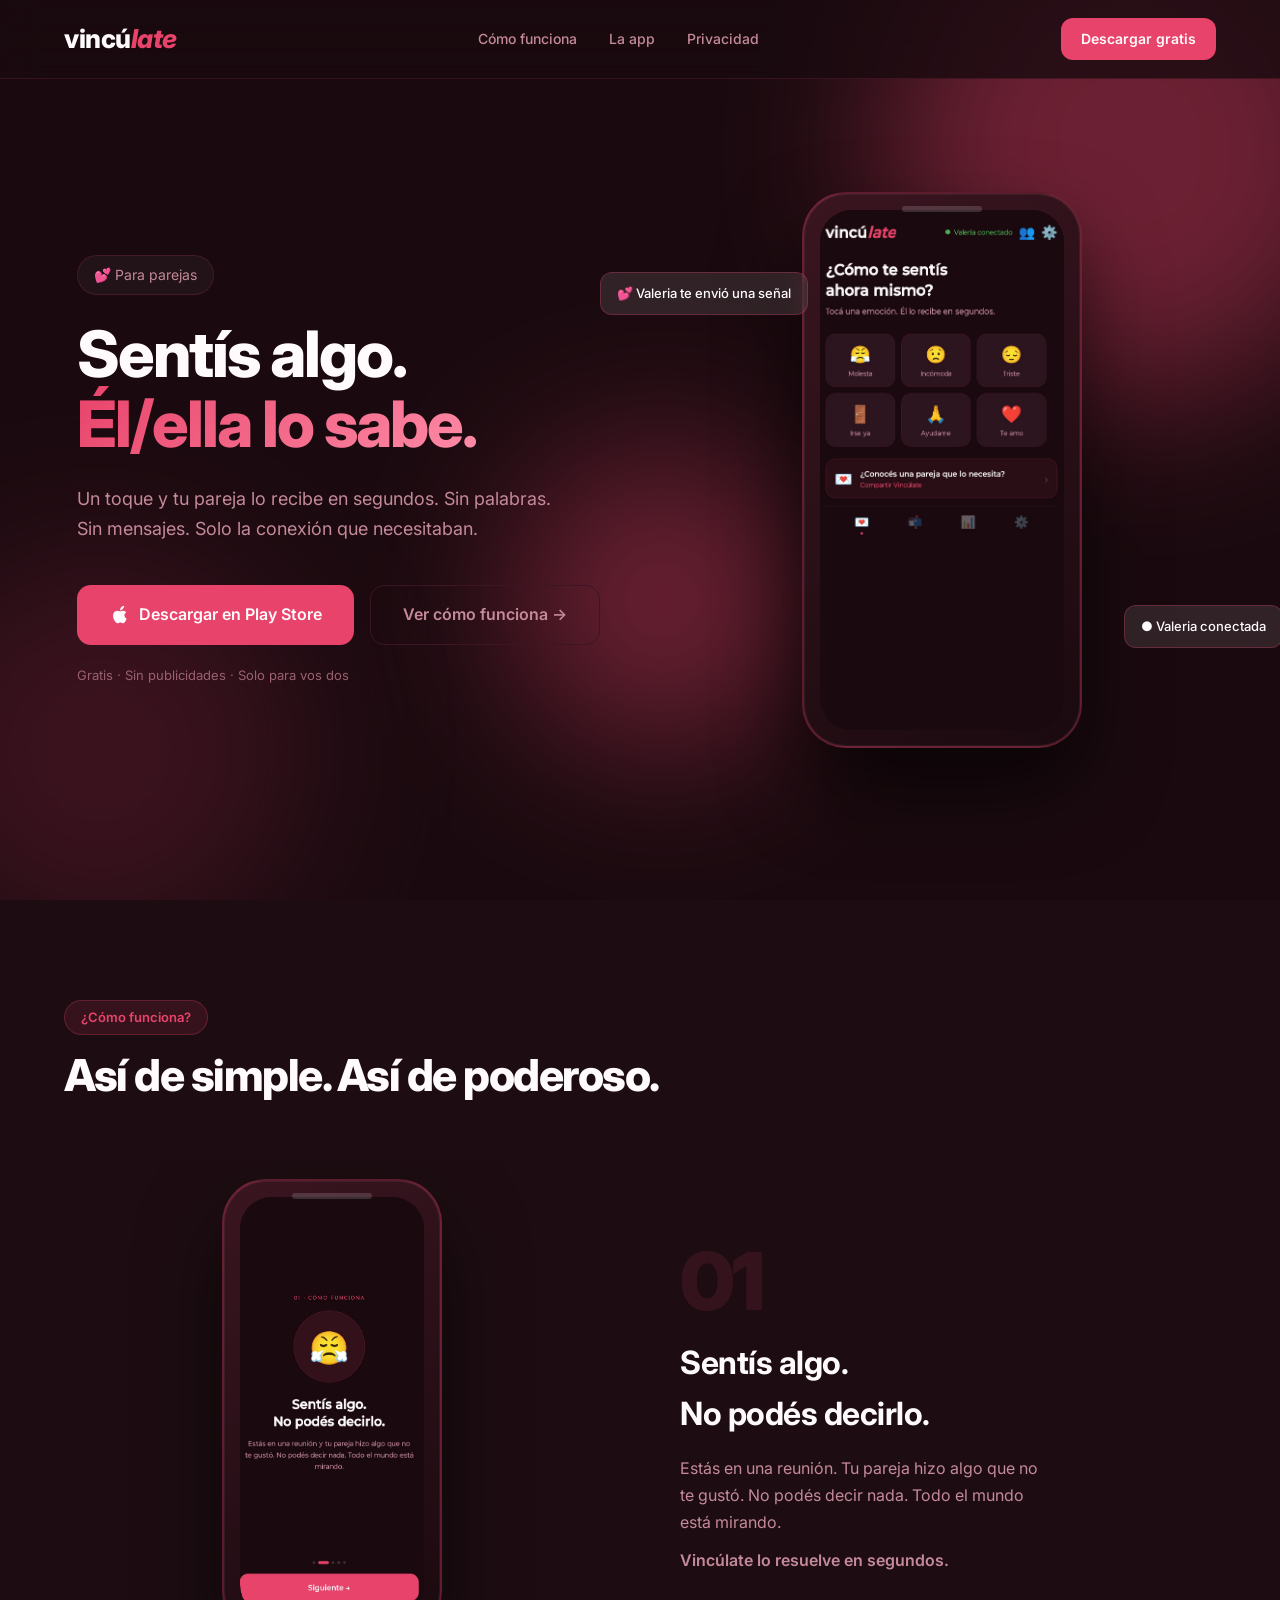
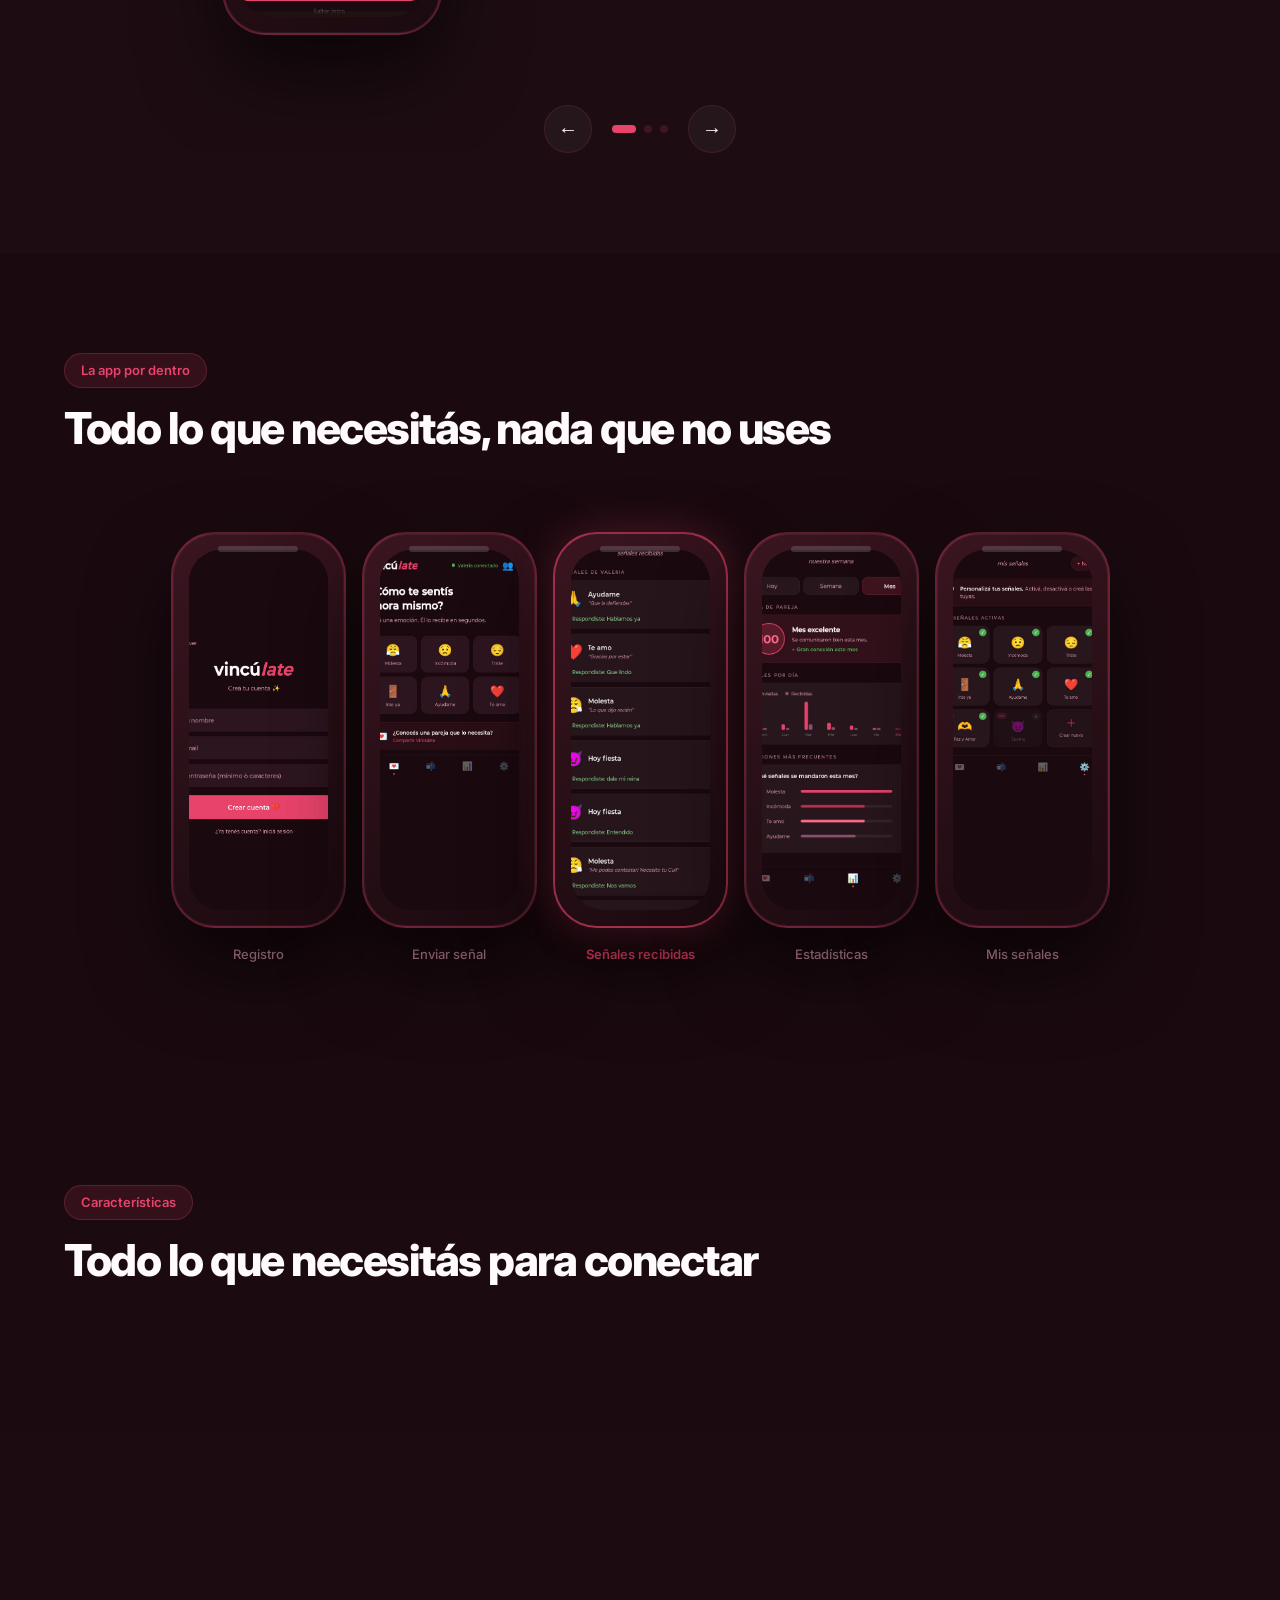
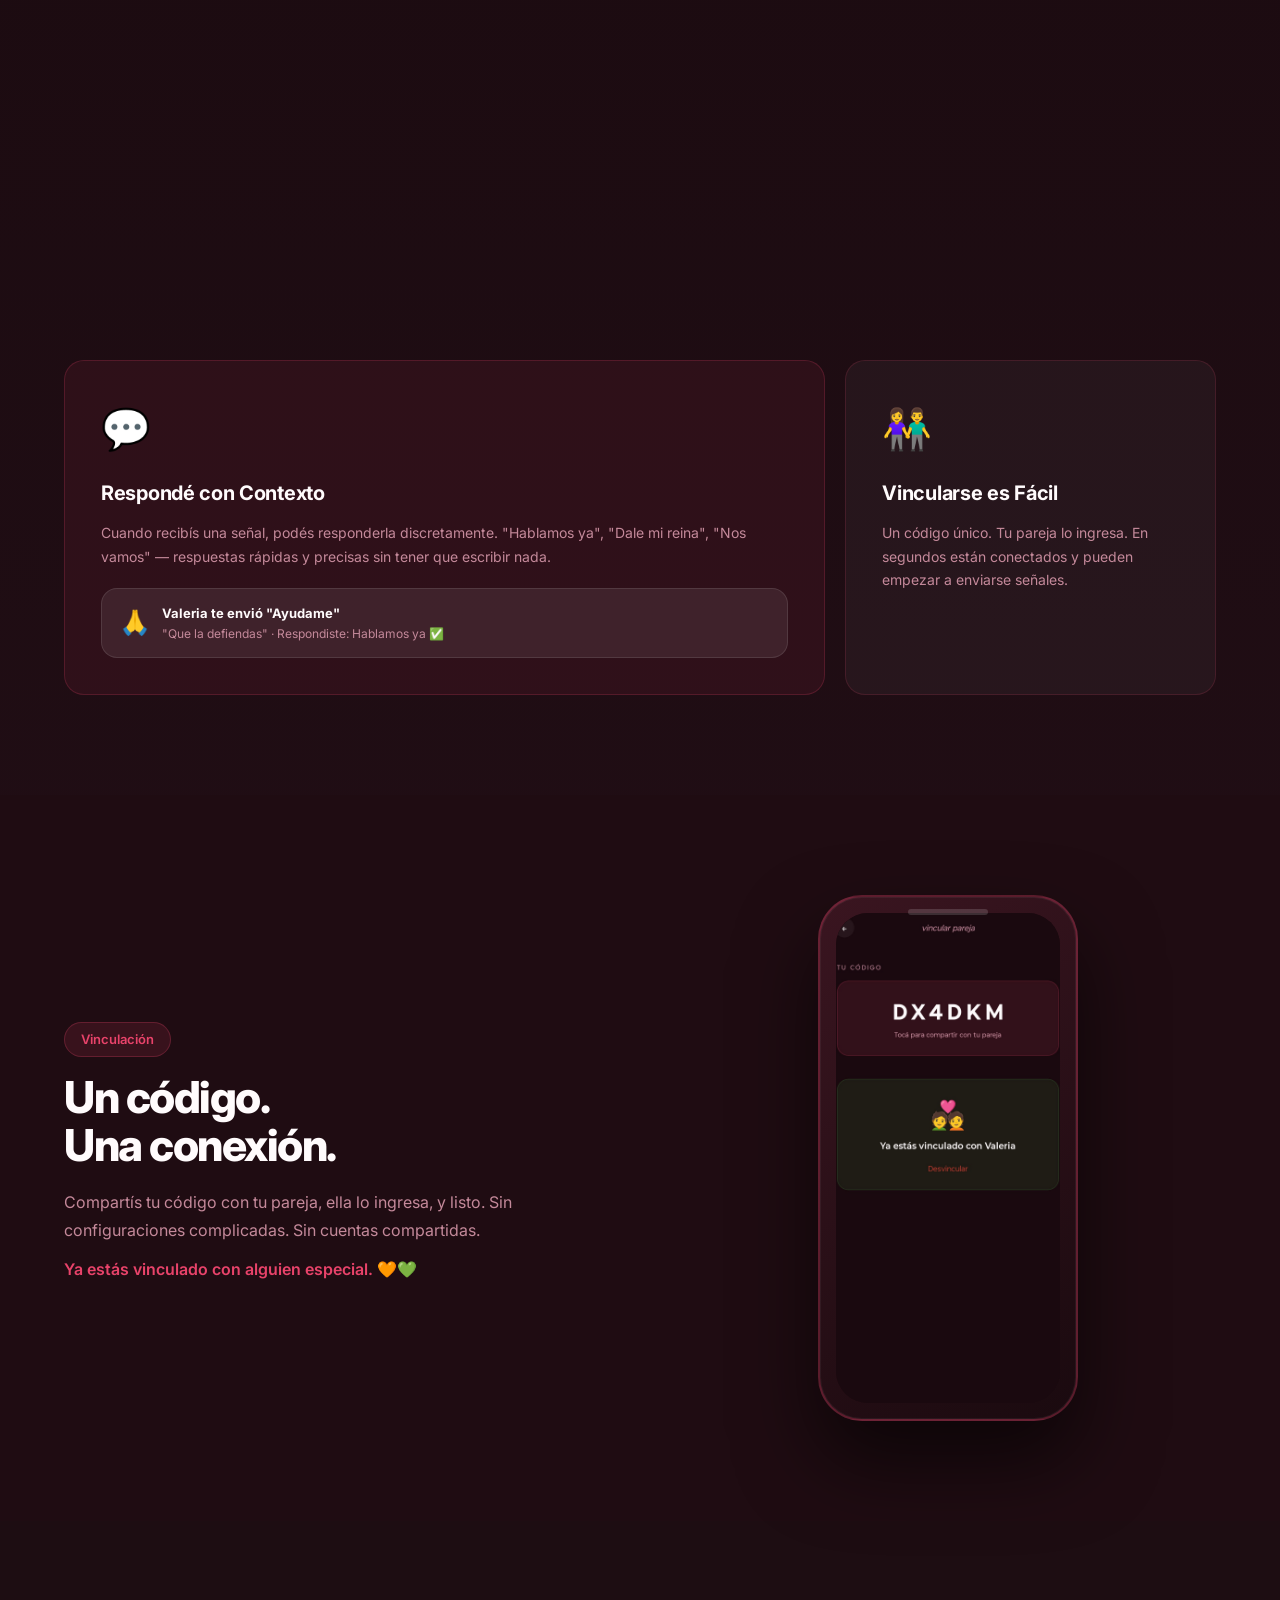
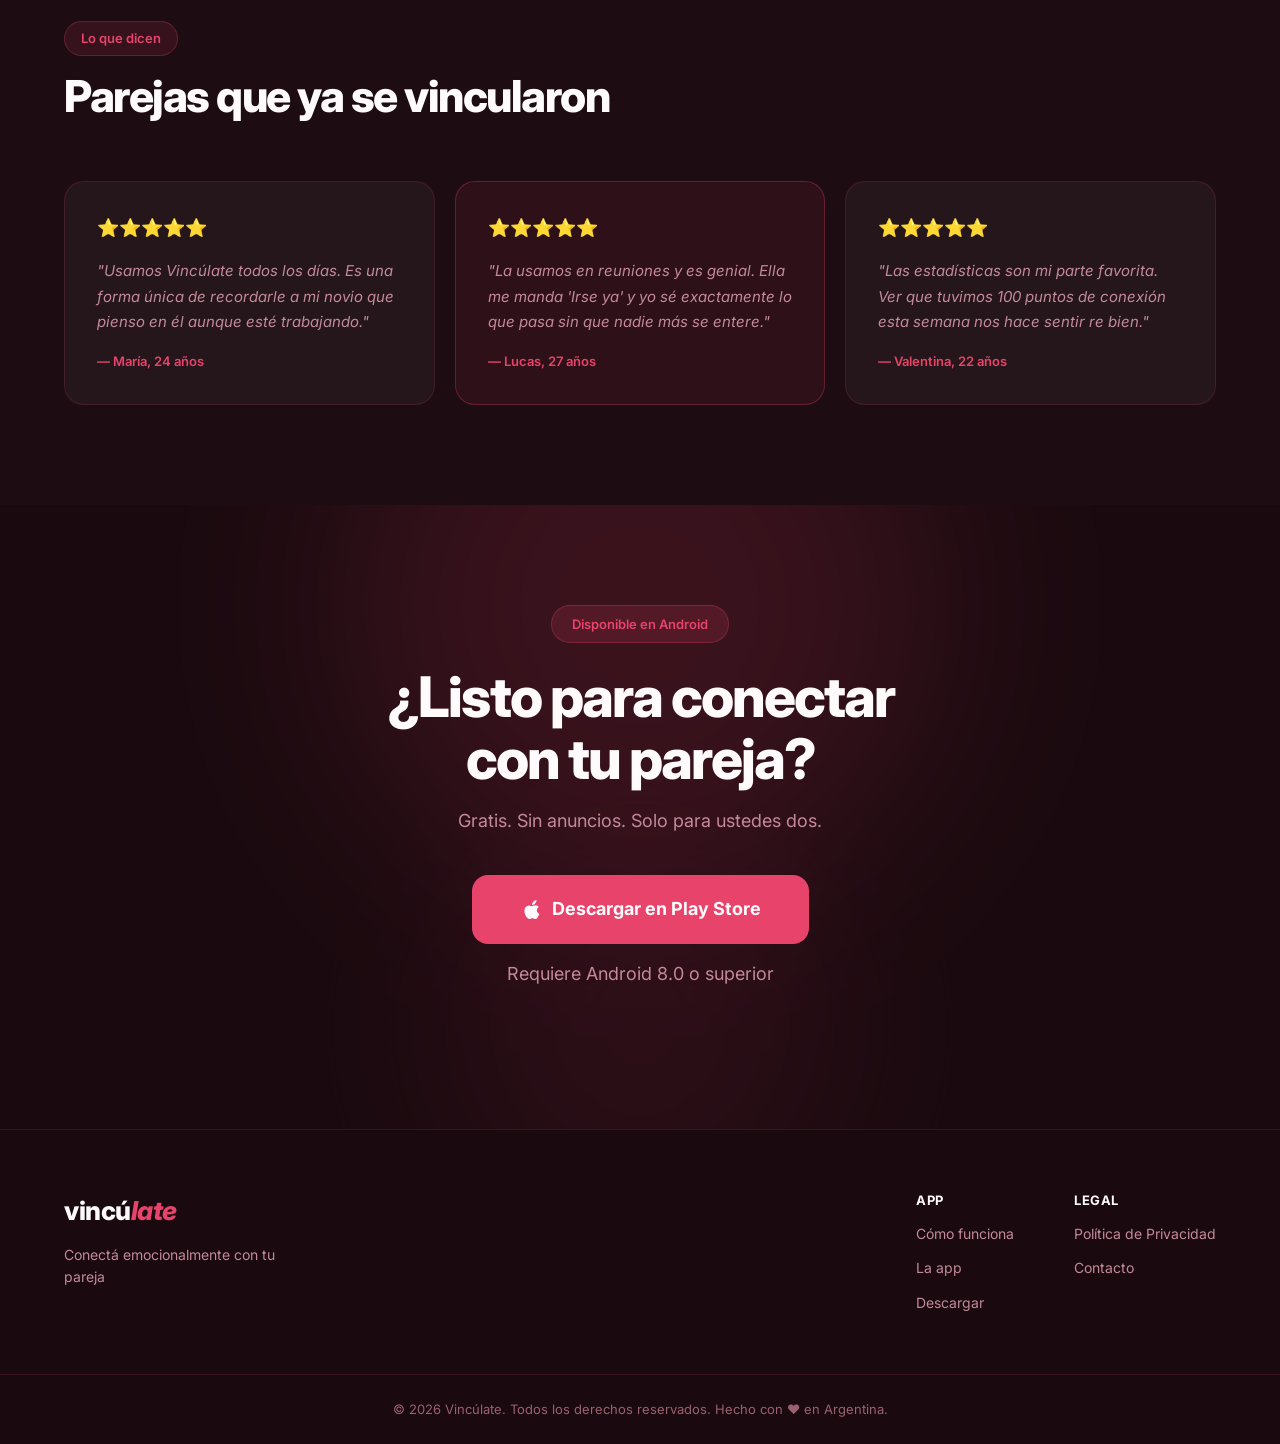
<file: index.html>
<!DOCTYPE html>
<html lang="es">
<head>
    <meta charset="UTF-8">
    <meta name="viewport" content="width=device-width, initial-scale=1.0">
    <title>Vincúlate — Conectá con tu pareja como nunca</title>
    <link rel="stylesheet" href="style.css">
    <link rel="preconnect" href="https://fonts.googleapis.com">
    <link href="https://fonts.googleapis.com/css2?family=Inter:wght@300;400;500;600;700;800;900&display=swap" rel="stylesheet">
</head>
<body>

    <!-- Header -->
    <header class="header" id="header">
        <div class="container header-inner">
            <div class="logo">vincú<span class="accent">late</span></div>
            <nav class="nav">
                <a href="#como-funciona">Cómo funciona</a>
                <a href="#capturas">La app</a>
                <a href="privacy-policy.html">Privacidad</a>
            </nav>
            <a href="#download" class="btn btn-primary nav-cta">Descargar gratis</a>
        </div>
    </header>

    <!-- Hero -->
    <section class="hero">
        <div class="hero-bg">
            <div class="blob blob-1"></div>
            <div class="blob blob-2"></div>
            <div class="blob blob-3"></div>
        </div>
        <div class="container hero-inner">
            <div class="hero-text">
                <div class="hero-badge">💕 Para parejas</div>
                <h1 class="hero-title">
                    Sentís algo.<br>
                    <span class="gradient-text">Él/ella lo sabe.</span>
                </h1>
                <p class="hero-subtitle">
                    Un toque y tu pareja lo recibe en segundos. Sin palabras.
                    Sin mensajes. Solo la conexión que necesitaban.
                </p>
                <div class="hero-actions">
                    <a href="https://play.google.com/store/apps/details?id=com.vinculate.app" class="btn btn-primary btn-lg">
                        <svg width="22" height="22" viewBox="0 0 24 24" fill="currentColor"><path d="M17.05 20.28c-.98.95-2.05.8-3.08.35-1.09-.46-2.09-.48-3.24 0-1.44.62-2.2.44-3.06-.35C2.79 15.25 3.51 7.7 9.05 7.4c1.29.07 2.19.74 3.01.78 1.15-.24 2.25-.94 3.47-.84 1.47.14 2.57.71 3.29 1.78-3.01 1.81-2.29 5.7.43 6.85-.57 1.52-1.32 3.02-2.2 4.31zM12 6.98c-.13-2.48 1.99-4.54 4.43-4.98.33 2.93-2.63 5.08-4.43 4.98z"/></svg>
                        Descargar en Play Store
                    </a>
                    <a href="#como-funciona" class="btn btn-ghost btn-lg">Ver cómo funciona →</a>
                </div>
                <p class="hero-disclaimer">Gratis · Sin publicidades · Solo para vos dos</p>
            </div>
            <div class="hero-phone">
                <div class="phone-mockup">
                    <div class="phone-screen phone-screen-img">
                        <img src="images/WhatsApp%20Image%202026-05-09%20at%2010.56.47%20AM%20(5).jpeg" alt="Pantalla principal de Vincúlate" />
                    </div>
                </div>
                <div class="phone-floating phone-notif">💕 Valeria te envió una señal</div>
                <div class="phone-floating phone-stat">● Valeria conectada</div>
            </div>
        </div>
    </section>

    <!-- Cómo funciona - usando capturas reales del onboarding -->
    <section id="como-funciona" class="section steps-section">
        <div class="container">
            <div class="section-tag">¿Cómo funciona?</div>
            <h2 class="section-title">Así de simple. Así de poderoso.</h2>

            <div class="steps-carousel">
                <div class="steps-track" id="stepsTrack">

                    <!-- Paso 1 -->
                    <div class="step-slide">
                        <div class="step-phone">
                            <div class="phone-mockup phone-sm">
                                <div class="phone-screen phone-screen-img">
                                    <img src="images/WhatsApp%20Image%202026-05-09%20at%2010.56.47%20AM%20(11).jpeg" alt="Sentís algo, no podés decirlo" />
                                </div>
                            </div>
                        </div>
                        <div class="step-info">
                            <div class="step-num">01</div>
                            <h3>Sentís algo.<br>No podés decirlo.</h3>
                            <p>Estás en una reunión. Tu pareja hizo algo que no te gustó. No podés decir nada. Todo el mundo está mirando.</p>
                            <p class="step-sub">Vincúlate lo resuelve en segundos.</p>
                        </div>
                    </div>

                    <!-- Paso 2 -->
                    <div class="step-slide">
                        <div class="step-phone">
                            <div class="phone-mockup phone-sm">
                                <div class="phone-screen phone-screen-img">
                                    <img src="images/WhatsApp%20Image%202026-05-09%20at%2010.56.47%20AM%20(9).jpeg" alt="Un toque y él lo sabe" />
                                </div>
                            </div>
                        </div>
                        <div class="step-info">
                            <div class="step-num">02</div>
                            <h3>Un toque.<br>Él lo sabe.</h3>
                            <p>Abrís Vincúlate, elegís la emoción, y en segundos le llega una vibración discreta. Solo él sabe. Nadie más.</p>
                            <p class="step-sub">Privado. Instantáneo. Sin palabras.</p>
                        </div>
                    </div>

                    <!-- Paso 3 -->
                    <div class="step-slide">
                        <div class="step-phone">
                            <div class="phone-mockup phone-sm">
                                <div class="phone-screen phone-screen-img">
                                    <img src="images/WhatsApp%20Image%202026-05-09%20at%2010.56.47%20AM%20(7).jpeg" alt="Él responde en silencio" />
                                </div>
                            </div>
                        </div>
                        <div class="step-info">
                            <div class="step-num">03</div>
                            <h3>Él responde.<br>En silencio.</h3>
                            <p>Recibe la señal con contexto y responde discretamente. La pelea de después... se evita antes de empezar.</p>
                            <p class="step-sub">La conexión que nunca tuvieron, ahora la tienen.</p>
                        </div>
                    </div>

                </div>

                <div class="carousel-controls">
                    <button class="carousel-btn" onclick="changeSlide(-1)">←</button>
                    <div class="carousel-dots" id="carouselDots">
                        <span class="dot active" onclick="goToSlide(0)"></span>
                        <span class="dot" onclick="goToSlide(1)"></span>
                        <span class="dot" onclick="goToSlide(2)"></span>
                    </div>
                    <button class="carousel-btn" onclick="changeSlide(1)">→</button>
                </div>
            </div>
        </div>
    </section>

    <!-- Capturas reales de la app -->
    <section id="capturas" class="section preview-section">
        <div class="container">
            <div class="section-tag">La app por dentro</div>
            <h2 class="section-title">Todo lo que necesitás, nada que no uses</h2>

            <div class="preview-screens">

                <div class="preview-item">
                    <div class="phone-mockup phone-preview">
                        <div class="phone-screen phone-screen-img">
                            <img src="images/WhatsApp%20Image%202026-05-09%20at%2010.56.47%20AM%20(12).jpeg" alt="Registro en Vincúlate" />
                        </div>
                    </div>
                    <div class="preview-label">Registro</div>
                </div>

                <div class="preview-item">
                    <div class="phone-mockup phone-preview">
                        <div class="phone-screen phone-screen-img">
                            <img src="images/WhatsApp%20Image%202026-05-09%20at%2010.56.47%20AM%20(5).jpeg" alt="Pantalla principal" />
                        </div>
                    </div>
                    <div class="preview-label">Enviar señal</div>
                </div>

                <div class="preview-item preview-center">
                    <div class="phone-mockup phone-preview phone-featured">
                        <div class="phone-screen phone-screen-img">
                            <img src="images/WhatsApp%20Image%202026-05-09%20at%2010.56.47%20AM%20(4).jpeg" alt="Señales recibidas" />
                        </div>
                    </div>
                    <div class="preview-label">Señales recibidas</div>
                </div>

                <div class="preview-item">
                    <div class="phone-mockup phone-preview">
                        <div class="phone-screen phone-screen-img">
                            <img src="images/WhatsApp%20Image%202026-05-09%20at%2010.56.47%20AM%20(2).jpeg" alt="Estadísticas de la relación" />
                        </div>
                    </div>
                    <div class="preview-label">Estadísticas</div>
                </div>

                <div class="preview-item">
                    <div class="phone-mockup phone-preview">
                        <div class="phone-screen phone-screen-img">
                            <img src="images/WhatsApp%20Image%202026-05-09%20at%2010.56.46%20AM%20(1).jpeg" alt="Mis emociones personalizadas" />
                        </div>
                    </div>
                    <div class="preview-label">Mis señales</div>
                </div>

            </div>
        </div>
    </section>

    <!-- Features -->
    <section id="caracteristicas" class="section features-section">
        <div class="container">
            <div class="section-tag">Características</div>
            <h2 class="section-title">Todo lo que necesitás para conectar</h2>

            <div class="features-grid">

                <div class="feature-card feature-large">
                    <div class="feature-icon-big">💕</div>
                    <h3>Señales Emocionales Instantáneas</h3>
                    <p>Elegís la emoción y tu pareja la recibe al toque con una vibración discreta. Sin texto, sin explicaciones. Solo la señal.</p>
                    <div class="feature-visual">
                        <div class="fv-signal">😤 Molesta</div>
                        <div class="fv-arrow">→</div>
                        <div class="fv-notif">📳 Vibra su celu</div>
                    </div>
                </div>

                <div class="feature-card">
                    <div class="feature-icon-big">🎨</div>
                    <h3>Señales Personalizadas</h3>
                    <p>Creá tus propias señales con el emoji y nombre que quieras. "Irse ya", "Ayudame", "Hoy fiesta" — lo que necesiten.</p>
                </div>

                <div class="feature-card">
                    <div class="feature-icon-big">📊</div>
                    <h3>Clima de Pareja</h3>
                    <p>Mirá gráficos de señales por día, emociones más usadas y un puntaje de conexión semanal. ¿100 puntos esta semana?</p>
                </div>

                <div class="feature-card">
                    <div class="feature-icon-big">🔒</div>
                    <h3>Solo Para Ustedes Dos</h3>
                    <p>Nadie más ve sus señales. Ni amigos, ni familia. Datos seguros y encriptados en todo momento.</p>
                </div>

                <div class="feature-card feature-large feature-dark">
                    <div class="feature-icon-big">💬</div>
                    <h3>Respondé con Contexto</h3>
                    <p>Cuando recibís una señal, podés responderla discretamente. "Hablamos ya", "Dale mi reina", "Nos vamos" — respuestas rápidas y precisas sin tener que escribir nada.</p>
                    <div class="feature-visual fv-notif-demo">
                        <div class="fv-phone-notif">
                            <div class="fv-notif-icon">🙏</div>
                            <div class="fv-notif-text">
                                <div class="fv-notif-title">Valeria te envió "Ayudame"</div>
                                <div class="fv-notif-sub">"Que la defiendas" · Respondiste: Hablamos ya ✅</div>
                            </div>
                        </div>
                    </div>
                </div>

                <div class="feature-card">
                    <div class="feature-icon-big">👫</div>
                    <h3>Vincularse es Fácil</h3>
                    <p>Un código único. Tu pareja lo ingresa. En segundos están conectados y pueden empezar a enviarse señales.</p>
                </div>

            </div>
        </div>
    </section>

    <!-- Vincular pareja - highlight -->
    <section class="section vincular-section">
        <div class="container vincular-inner">
            <div class="vincular-text">
                <div class="section-tag">Vinculación</div>
                <h2>Un código.<br>Una conexión.</h2>
                <p>Compartís tu código con tu pareja, ella lo ingresa, y listo. Sin configuraciones complicadas. Sin cuentas compartidas.</p>
                <p class="vincular-sub">Ya estás vinculado con alguien especial. 🧡💚</p>
            </div>
            <div class="vincular-phone">
                <div class="phone-mockup phone-md">
                    <div class="phone-screen phone-screen-img">
                        <img src="images/WhatsApp%20Image%202026-05-09%20at%2010.56.47%20AM%20(1).jpeg" alt="Pantalla vincular pareja" />
                    </div>
                </div>
            </div>
        </div>
    </section>

    <!-- Testimonios -->
    <section class="section testimonials-section">
        <div class="container">
            <div class="section-tag">Lo que dicen</div>
            <h2 class="section-title">Parejas que ya se vincularon</h2>

            <div class="testimonials-grid">
                <div class="testimonial-card">
                    <div class="test-stars">⭐⭐⭐⭐⭐</div>
                    <p>"Usamos Vincúlate todos los días. Es una forma única de recordarle a mi novio que pienso en él aunque esté trabajando."</p>
                    <div class="test-author">— María, 24 años</div>
                </div>
                <div class="testimonial-card test-featured">
                    <div class="test-stars">⭐⭐⭐⭐⭐</div>
                    <p>"La usamos en reuniones y es genial. Ella me manda 'Irse ya' y yo sé exactamente lo que pasa sin que nadie más se entere."</p>
                    <div class="test-author">— Lucas, 27 años</div>
                </div>
                <div class="testimonial-card">
                    <div class="test-stars">⭐⭐⭐⭐⭐</div>
                    <p>"Las estadísticas son mi parte favorita. Ver que tuvimos 100 puntos de conexión esta semana nos hace sentir re bien."</p>
                    <div class="test-author">— Valentina, 22 años</div>
                </div>
            </div>
        </div>
    </section>

    <!-- CTA Final -->
    <section id="download" class="section cta-section">
        <div class="cta-bg">
            <div class="blob blob-cta1"></div>
            <div class="blob blob-cta2"></div>
        </div>
        <div class="container cta-inner">
            <div class="cta-badge">Disponible en Android</div>
            <h2>¿Listo para conectar<br>con tu pareja?</h2>
            <p>Gratis. Sin anuncios. Solo para ustedes dos.</p>
            <a href="https://play.google.com/store/apps/details?id=com.vinculate.app" class="btn btn-primary btn-xl">
                <svg width="24" height="24" viewBox="0 0 24 24" fill="currentColor"><path d="M17.05 20.28c-.98.95-2.05.8-3.08.35-1.09-.46-2.09-.48-3.24 0-1.44.62-2.2.44-3.06-.35C2.79 15.25 3.51 7.7 9.05 7.4c1.29.07 2.19.74 3.01.78 1.15-.24 2.25-.94 3.47-.84 1.47.14 2.57.71 3.29 1.78-3.01 1.81-2.29 5.7.43 6.85-.57 1.52-1.32 3.02-2.2 4.31zM12 6.98c-.13-2.48 1.99-4.54 4.43-4.98.33 2.93-2.63 5.08-4.43 4.98z"/></svg>
                Descargar en Play Store
            </a>
            <p class="cta-disclaimer">Requiere Android 8.0 o superior</p>
        </div>
    </section>

    <!-- Footer -->
    <footer class="footer">
        <div class="container footer-inner">
            <div class="footer-brand">
                <div class="logo">vincú<span class="accent">late</span></div>
                <p>Conectá emocionalmente con tu pareja</p>
            </div>
            <div class="footer-links">
                <div class="footer-col">
                    <div class="footer-col-title">App</div>
                    <a href="#como-funciona">Cómo funciona</a>
                    <a href="#capturas">La app</a>
                    <a href="#download">Descargar</a>
                </div>
                <div class="footer-col">
                    <div class="footer-col-title">Legal</div>
                    <a href="privacy-policy.html">Política de Privacidad</a>
                    <a href="mailto:juanjosemustillo@gmail.com">Contacto</a>
                </div>
            </div>
        </div>
        <div class="footer-bottom">
            <div class="container">
                <p>&copy; 2026 Vincúlate. Todos los derechos reservados. Hecho con ❤️ en Argentina.</p>
            </div>
        </div>
    </footer>

    <script src="app.js"></script>
</body>
</html>
</file>
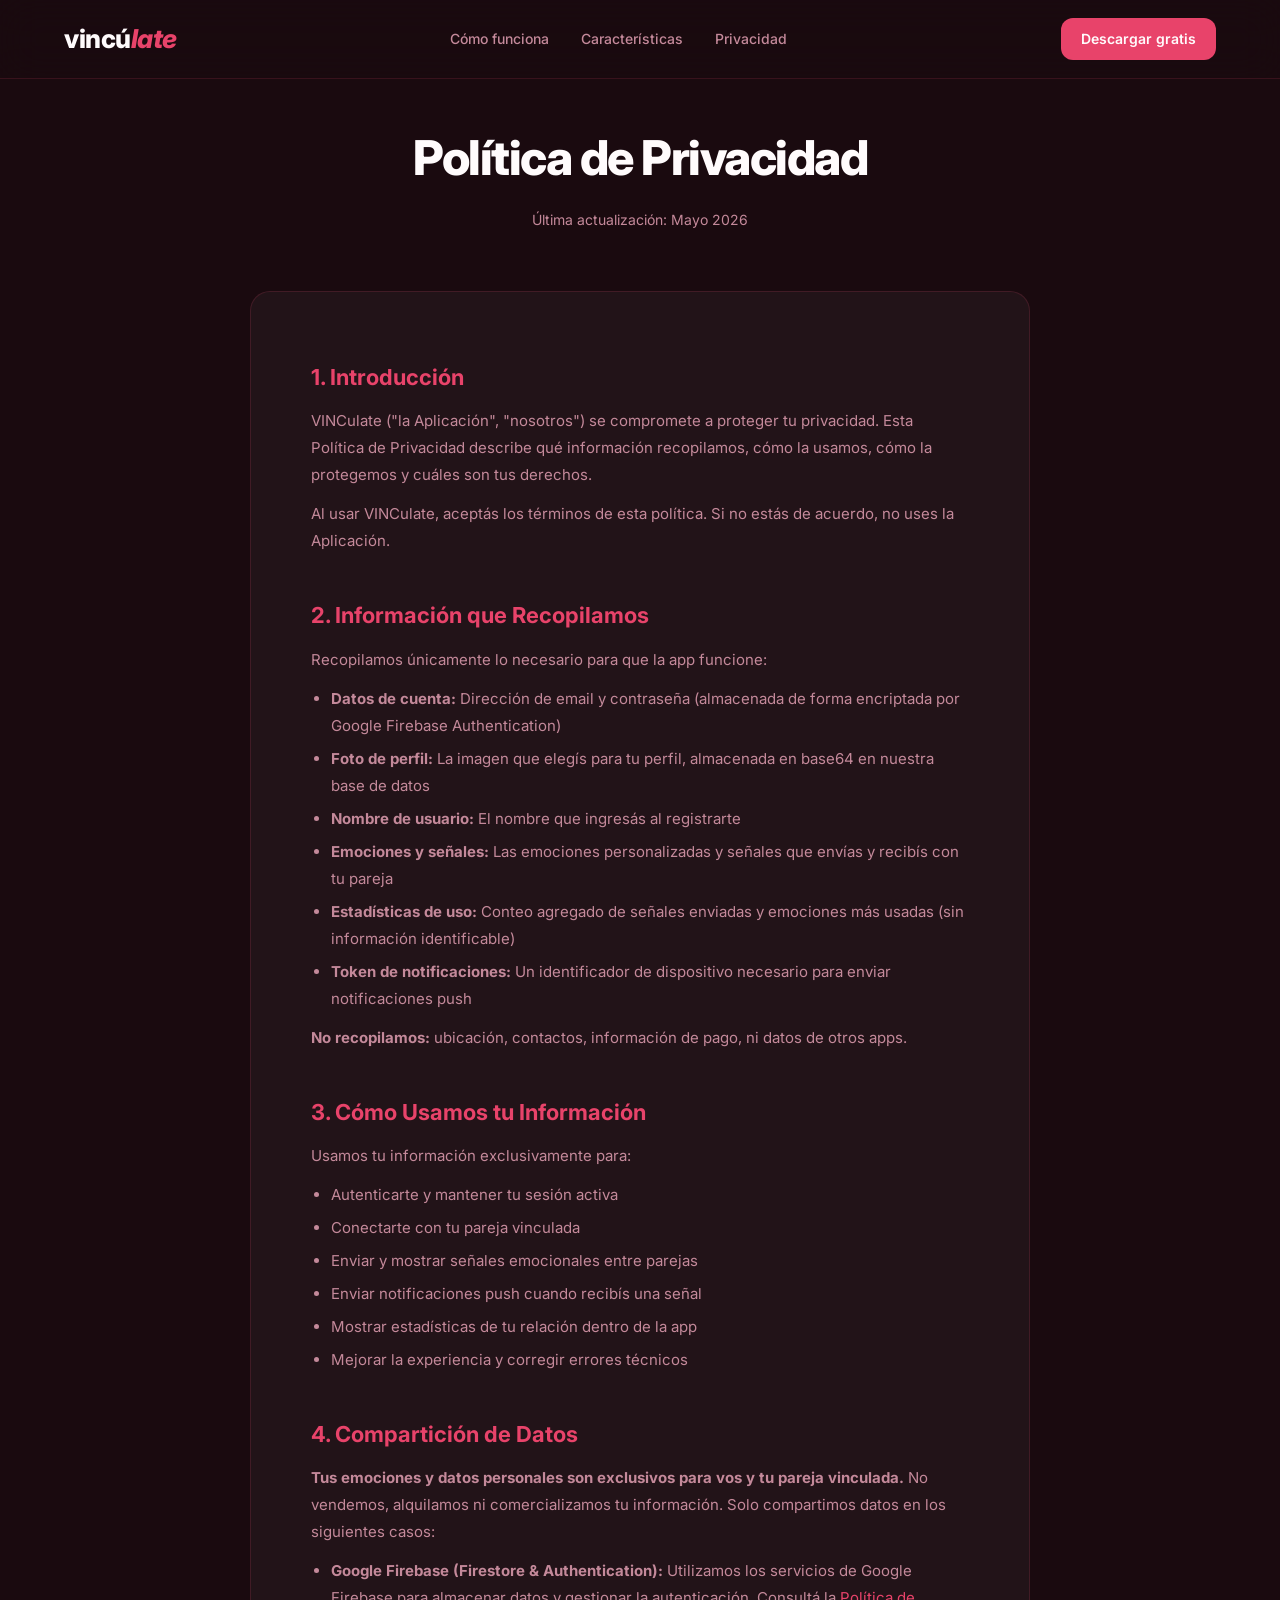
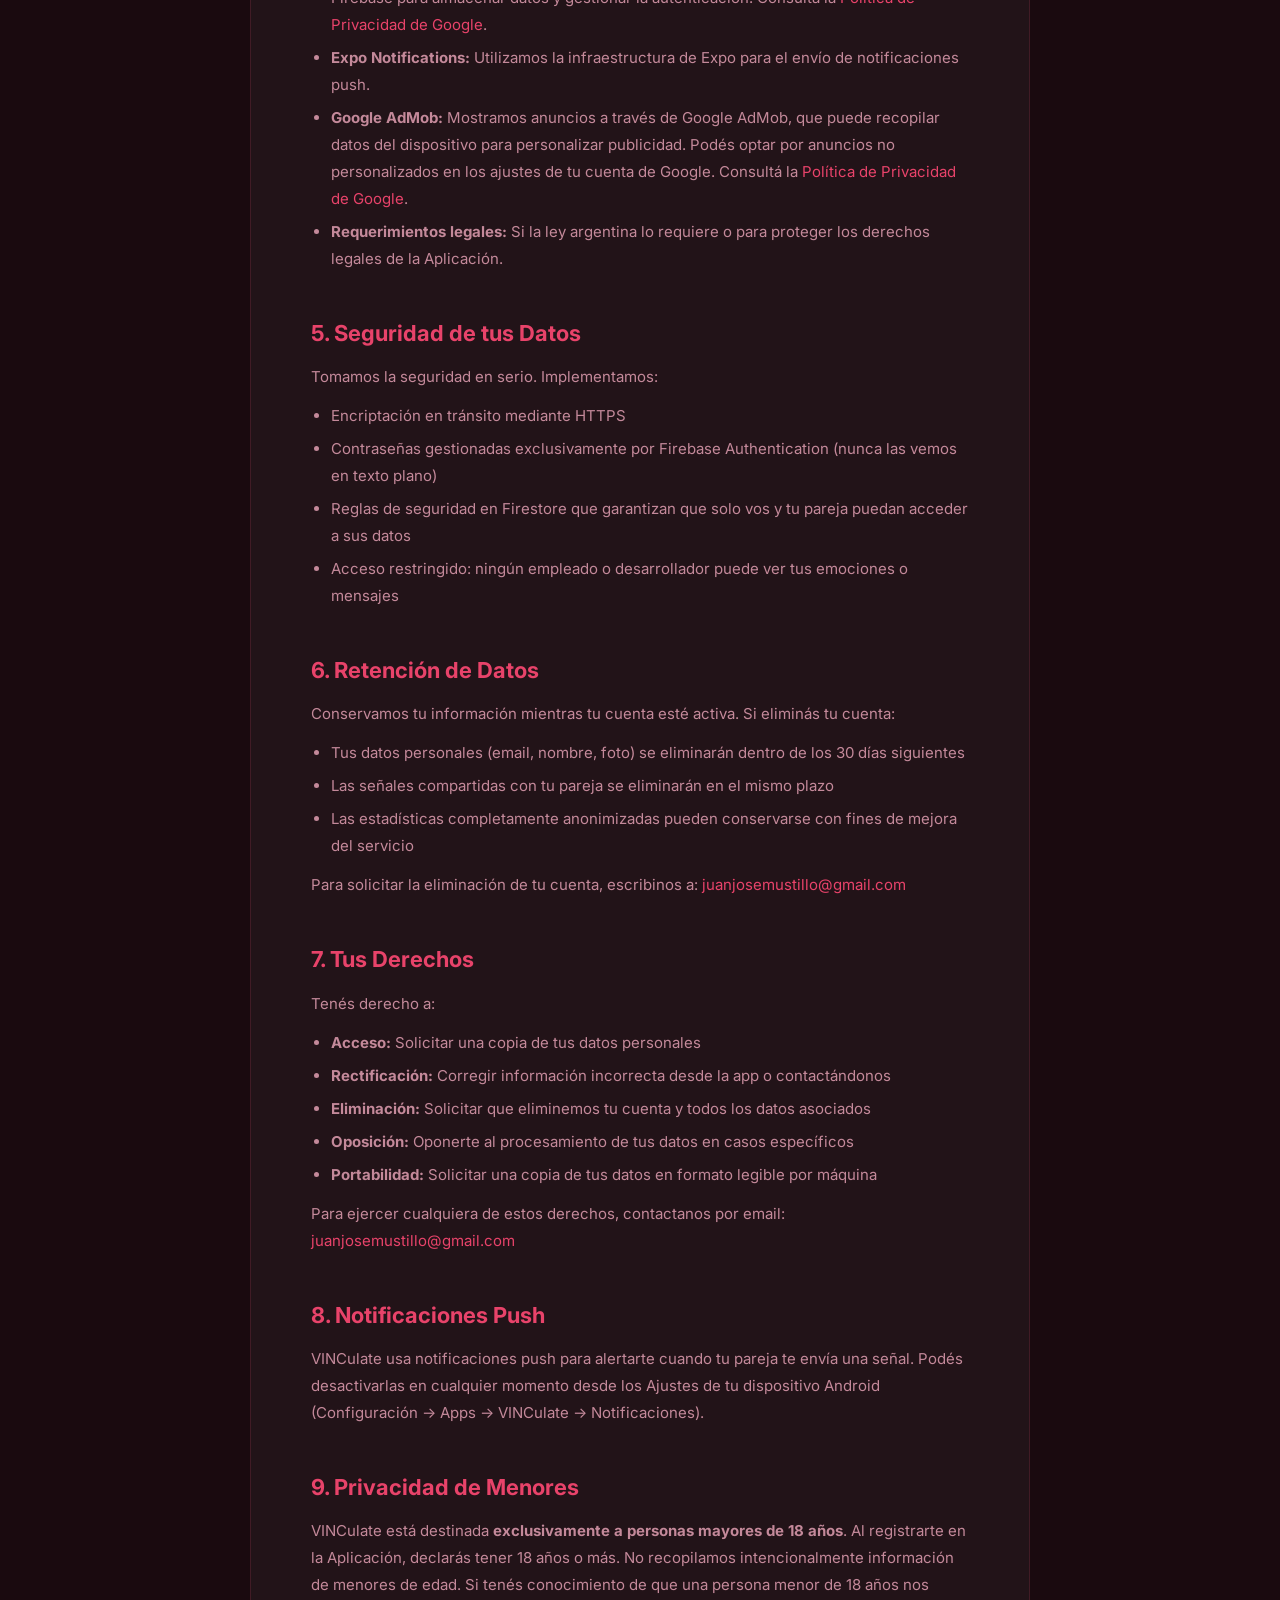
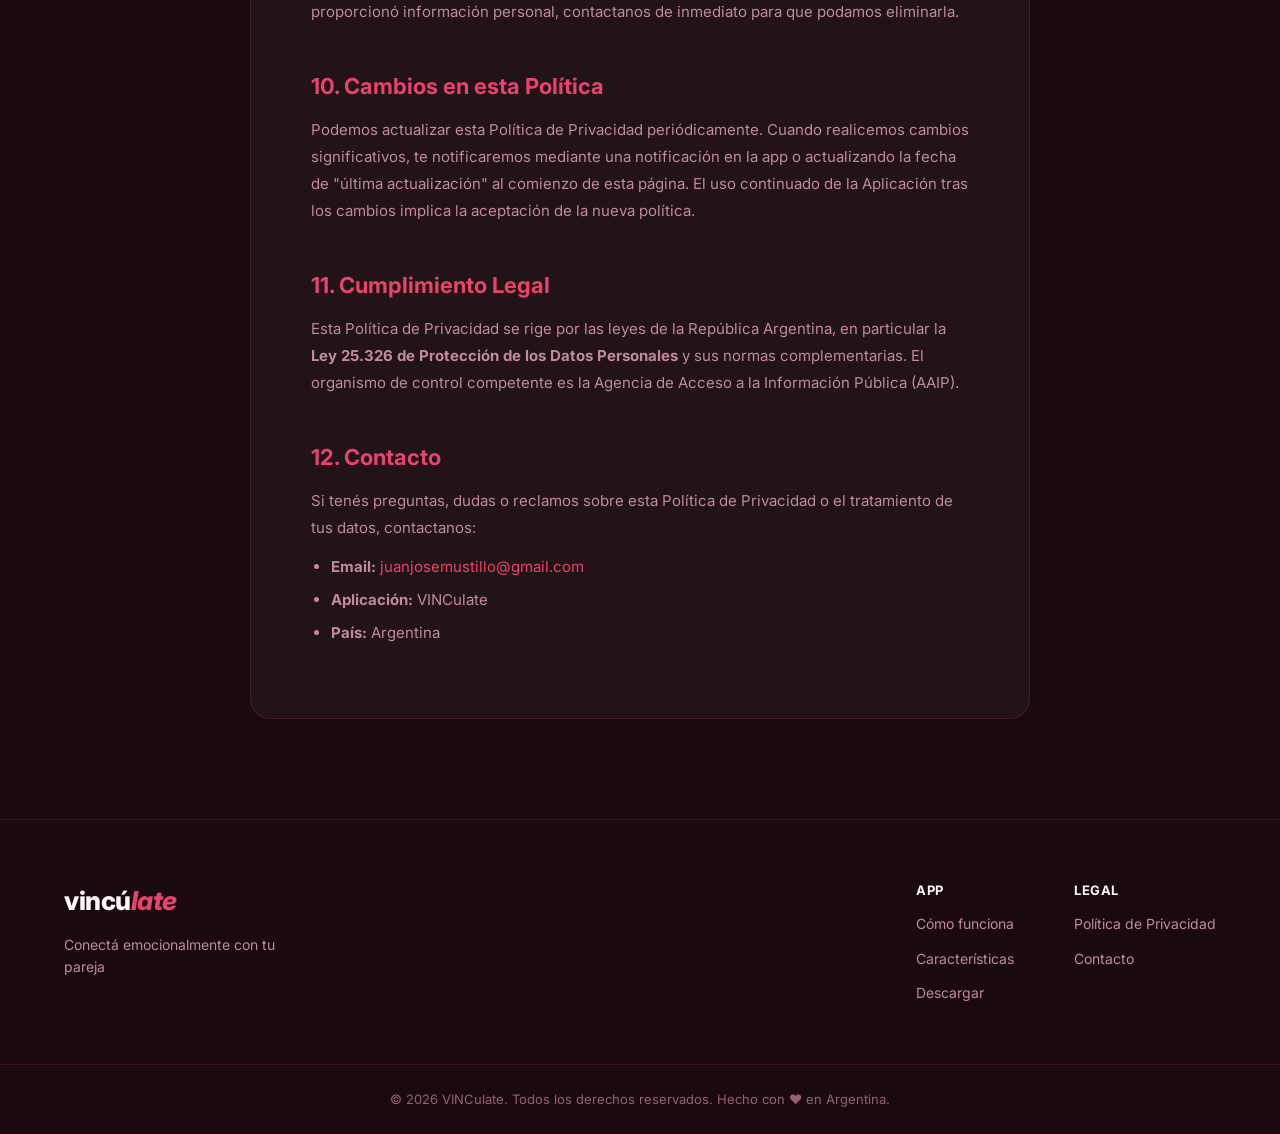
<file: privacy-policy.html>
<!DOCTYPE html>
<html lang="es">
<head>
    <meta charset="UTF-8">
    <meta name="viewport" content="width=device-width, initial-scale=1.0">
    <title>Política de Privacidad — VINCulate</title>
    <link rel="stylesheet" href="style.css">
    <link rel="preconnect" href="https://fonts.googleapis.com">
    <link href="https://fonts.googleapis.com/css2?family=Inter:wght@300;400;500;600;700;800;900&display=swap" rel="stylesheet">
</head>
<body>

    <!-- Header -->
    <header class="header" id="header">
        <div class="container header-inner">
            <a href="index.html" class="logo" style="text-decoration:none">vincú<span class="accent">late</span></a>
            <nav class="nav">
                <a href="index.html#como-funciona">Cómo funciona</a>
                <a href="index.html#caracteristicas">Características</a>
                <a href="privacy-policy.html">Privacidad</a>
            </nav>
            <a href="index.html#download" class="btn btn-primary nav-cta">Descargar gratis</a>
        </div>
    </header>

    <!-- Hero de la política -->
    <section class="policy-hero">
        <div class="container">
            <h1>Política de Privacidad</h1>
            <p class="last-updated">Última actualización: Mayo 2026</p>
        </div>
    </section>

    <!-- Contenido -->
    <section class="policy-body">
        <div class="container">
            <div class="policy-card">

                <h2>1. Introducción</h2>
                <p>
                    VINCulate ("la Aplicación", "nosotros") se compromete a proteger tu privacidad.
                    Esta Política de Privacidad describe qué información recopilamos, cómo la usamos,
                    cómo la protegemos y cuáles son tus derechos.
                </p>
                <p>
                    Al usar VINCulate, aceptás los términos de esta política. Si no estás de acuerdo,
                    no uses la Aplicación.
                </p>

                <h2>2. Información que Recopilamos</h2>
                <p>Recopilamos únicamente lo necesario para que la app funcione:</p>
                <ul>
                    <li><strong>Datos de cuenta:</strong> Dirección de email y contraseña (almacenada de forma encriptada por Google Firebase Authentication)</li>
                    <li><strong>Foto de perfil:</strong> La imagen que elegís para tu perfil, almacenada en base64 en nuestra base de datos</li>
                    <li><strong>Nombre de usuario:</strong> El nombre que ingresás al registrarte</li>
                    <li><strong>Emociones y señales:</strong> Las emociones personalizadas y señales que envías y recibís con tu pareja</li>
                    <li><strong>Estadísticas de uso:</strong> Conteo agregado de señales enviadas y emociones más usadas (sin información identificable)</li>
                    <li><strong>Token de notificaciones:</strong> Un identificador de dispositivo necesario para enviar notificaciones push</li>
                </ul>
                <p><strong>No recopilamos:</strong> ubicación, contactos, información de pago, ni datos de otros apps.</p>

                <h2>3. Cómo Usamos tu Información</h2>
                <p>Usamos tu información exclusivamente para:</p>
                <ul>
                    <li>Autenticarte y mantener tu sesión activa</li>
                    <li>Conectarte con tu pareja vinculada</li>
                    <li>Enviar y mostrar señales emocionales entre parejas</li>
                    <li>Enviar notificaciones push cuando recibís una señal</li>
                    <li>Mostrar estadísticas de tu relación dentro de la app</li>
                    <li>Mejorar la experiencia y corregir errores técnicos</li>
                </ul>

                <h2>4. Compartición de Datos</h2>
                <p><strong>Tus emociones y datos personales son exclusivos para vos y tu pareja vinculada.</strong> No vendemos, alquilamos ni comercializamos tu información. Solo compartimos datos en los siguientes casos:</p>
                <ul>
                    <li>
                        <strong>Google Firebase (Firestore & Authentication):</strong> Utilizamos los servicios de Google Firebase para almacenar datos y gestionar la autenticación.
                        Consultá la <a href="https://policies.google.com/privacy" target="_blank" rel="noopener">Política de Privacidad de Google</a>.
                    </li>
                    <li>
                        <strong>Expo Notifications:</strong> Utilizamos la infraestructura de Expo para el envío de notificaciones push.
                    </li>
                    <li>
                        <strong>Google AdMob:</strong> Mostramos anuncios a través de Google AdMob, que puede recopilar datos del dispositivo para personalizar publicidad.
                        Podés optar por anuncios no personalizados en los ajustes de tu cuenta de Google.
                        Consultá la <a href="https://policies.google.com/privacy" target="_blank" rel="noopener">Política de Privacidad de Google</a>.
                    </li>
                    <li>
                        <strong>Requerimientos legales:</strong> Si la ley argentina lo requiere o para proteger los derechos legales de la Aplicación.
                    </li>
                </ul>

                <h2>5. Seguridad de tus Datos</h2>
                <p>Tomamos la seguridad en serio. Implementamos:</p>
                <ul>
                    <li>Encriptación en tránsito mediante HTTPS</li>
                    <li>Contraseñas gestionadas exclusivamente por Firebase Authentication (nunca las vemos en texto plano)</li>
                    <li>Reglas de seguridad en Firestore que garantizan que solo vos y tu pareja puedan acceder a sus datos</li>
                    <li>Acceso restringido: ningún empleado o desarrollador puede ver tus emociones o mensajes</li>
                </ul>

                <h2>6. Retención de Datos</h2>
                <p>Conservamos tu información mientras tu cuenta esté activa. Si eliminás tu cuenta:</p>
                <ul>
                    <li>Tus datos personales (email, nombre, foto) se eliminarán dentro de los 30 días siguientes</li>
                    <li>Las señales compartidas con tu pareja se eliminarán en el mismo plazo</li>
                    <li>Las estadísticas completamente anonimizadas pueden conservarse con fines de mejora del servicio</li>
                </ul>
                <p>Para solicitar la eliminación de tu cuenta, escribinos a: <a href="mailto:juanjosemustillo@gmail.com">juanjosemustillo@gmail.com</a></p>

                <h2>7. Tus Derechos</h2>
                <p>Tenés derecho a:</p>
                <ul>
                    <li><strong>Acceso:</strong> Solicitar una copia de tus datos personales</li>
                    <li><strong>Rectificación:</strong> Corregir información incorrecta desde la app o contactándonos</li>
                    <li><strong>Eliminación:</strong> Solicitar que eliminemos tu cuenta y todos los datos asociados</li>
                    <li><strong>Oposición:</strong> Oponerte al procesamiento de tus datos en casos específicos</li>
                    <li><strong>Portabilidad:</strong> Solicitar una copia de tus datos en formato legible por máquina</li>
                </ul>
                <p>Para ejercer cualquiera de estos derechos, contactanos por email: <a href="mailto:juanjosemustillo@gmail.com">juanjosemustillo@gmail.com</a></p>

                <h2>8. Notificaciones Push</h2>
                <p>
                    VINCulate usa notificaciones push para alertarte cuando tu pareja te envía una señal.
                    Podés desactivarlas en cualquier momento desde los Ajustes de tu dispositivo Android
                    (Configuración → Apps → VINCulate → Notificaciones).
                </p>

                <h2>9. Privacidad de Menores</h2>
                <p>
                    VINCulate está destinada <strong>exclusivamente a personas mayores de 18 años</strong>.
                    Al registrarte en la Aplicación, declarás tener 18 años o más.
                    No recopilamos intencionalmente información de menores de edad.
                    Si tenés conocimiento de que una persona menor de 18 años nos proporcionó información personal,
                    contactanos de inmediato para que podamos eliminarla.
                </p>

                <h2>10. Cambios en esta Política</h2>
                <p>
                    Podemos actualizar esta Política de Privacidad periódicamente.
                    Cuando realicemos cambios significativos, te notificaremos mediante una notificación en la app
                    o actualizando la fecha de "última actualización" al comienzo de esta página.
                    El uso continuado de la Aplicación tras los cambios implica la aceptación de la nueva política.
                </p>

                <h2>11. Cumplimiento Legal</h2>
                <p>
                    Esta Política de Privacidad se rige por las leyes de la República Argentina,
                    en particular la <strong>Ley 25.326 de Protección de los Datos Personales</strong>
                    y sus normas complementarias. El organismo de control competente es la
                    Agencia de Acceso a la Información Pública (AAIP).
                </p>

                <h2>12. Contacto</h2>
                <p>Si tenés preguntas, dudas o reclamos sobre esta Política de Privacidad o el tratamiento de tus datos, contactanos:</p>
                <ul>
                    <li><strong>Email:</strong> <a href="mailto:juanjosemustillo@gmail.com">juanjosemustillo@gmail.com</a></li>
                    <li><strong>Aplicación:</strong> VINCulate</li>
                    <li><strong>País:</strong> Argentina</li>
                </ul>

            </div>
        </div>
    </section>

    <!-- Footer -->
    <footer class="footer">
        <div class="container footer-inner">
            <div class="footer-brand">
                <div class="logo">vincú<span class="accent">late</span></div>
                <p>Conectá emocionalmente con tu pareja</p>
            </div>
            <div class="footer-links">
                <div class="footer-col">
                    <div class="footer-col-title">App</div>
                    <a href="index.html#como-funciona">Cómo funciona</a>
                    <a href="index.html#caracteristicas">Características</a>
                    <a href="index.html#download">Descargar</a>
                </div>
                <div class="footer-col">
                    <div class="footer-col-title">Legal</div>
                    <a href="privacy-policy.html">Política de Privacidad</a>
                    <a href="mailto:juanjosemustillo@gmail.com">Contacto</a>
                </div>
            </div>
        </div>
        <div class="footer-bottom">
            <div class="container">
                <p>&copy; 2026 VINCulate. Todos los derechos reservados. Hecho con ❤️ en Argentina.</p>
            </div>
        </div>
    </footer>

    <script src="app.js"></script>
</body>
</html>
</file>
<file: style.css>
/* ========== RESET & BASE ========== */
*, *::before, *::after { margin: 0; padding: 0; box-sizing: border-box; }

:root {
    --primary: #E8436A;
    --primary-dark: #c73057;
    --dark: #1A0A0F;
    --dark2: #2D1520;
    --dark3: #3D1525;
    --light: #FFFBFC;
    --gray: #C4899A;
    --gray2: #9A6070;
    --glass: rgba(255, 251, 252, 0.04);
    --glass-border: rgba(232, 67, 106, 0.15);
    --radius: 20px;
    --radius-sm: 12px;
}

html { scroll-behavior: smooth; }

body {
    font-family: 'Inter', -apple-system, BlinkMacSystemFont, sans-serif;
    background: var(--dark);
    color: var(--light);
    overflow-x: hidden;
    line-height: 1.6;
}

.container { max-width: 1200px; margin: 0 auto; padding: 0 24px; }

/* ========== HEADER ========== */
.header {
    position: fixed;
    top: 0; left: 0; right: 0;
    z-index: 999;
    padding: 18px 0;
    background: rgba(26, 10, 15, 0.8);
    backdrop-filter: blur(20px);
    border-bottom: 1px solid var(--glass-border);
    transition: all 0.3s;
}

.header.scrolled { padding: 12px 0; }

.header-inner {
    display: flex;
    align-items: center;
    justify-content: space-between;
    gap: 32px;
}

.logo {
    font-size: 26px;
    font-weight: 800;
    color: var(--light);
    letter-spacing: -0.5px;
    white-space: nowrap;
}

.accent { color: var(--primary); font-style: italic; }

.nav { display: flex; gap: 32px; align-items: center; }

.nav a {
    color: var(--gray);
    text-decoration: none;
    font-size: 14px;
    font-weight: 500;
    transition: color 0.2s;
    white-space: nowrap;
}

.nav a:hover { color: var(--light); }

/* ========== BUTTONS ========== */
.btn {
    display: inline-flex;
    align-items: center;
    gap: 8px;
    padding: 12px 24px;
    border-radius: var(--radius-sm);
    font-weight: 600;
    font-size: 15px;
    text-decoration: none;
    border: none;
    cursor: pointer;
    transition: all 0.2s;
    white-space: nowrap;
}

.btn-primary {
    background: var(--primary);
    color: var(--light);
}
.btn-primary:hover { background: var(--primary-dark); transform: translateY(-2px); box-shadow: 0 8px 30px rgba(232,67,106,0.35); }

.btn-ghost {
    background: transparent;
    color: var(--gray);
    border: 1px solid var(--dark3);
}
.btn-ghost:hover { color: var(--light); border-color: var(--gray2); }

.btn-lg { padding: 16px 32px; font-size: 16px; border-radius: 14px; }
.btn-xl { padding: 20px 48px; font-size: 18px; border-radius: 16px; font-weight: 700; }
.nav-cta { padding: 10px 20px; font-size: 14px; }

/* ========== HERO ========== */
.hero {
    min-height: 100vh;
    display: flex;
    align-items: center;
    padding: 120px 0 80px;
    position: relative;
    overflow: hidden;
}

.hero-bg { position: absolute; inset: 0; overflow: hidden; pointer-events: none; }

.blob {
    position: absolute;
    border-radius: 50%;
    filter: blur(80px);
    opacity: 0.4;
    animation: blobPulse 8s ease-in-out infinite;
}

.blob-1 { width: 500px; height: 500px; background: #E8436A; top: -100px; right: -100px; animation-delay: 0s; }
.blob-2 { width: 400px; height: 400px; background: #6C2035; bottom: -50px; left: -100px; animation-delay: 3s; }
.blob-3 { width: 300px; height: 300px; background: #E8436A; top: 50%; left: 40%; animation-delay: 6s; }

@keyframes blobPulse {
    0%, 100% { transform: scale(1) translate(0, 0); }
    33% { transform: scale(1.1) translate(20px, -20px); }
    66% { transform: scale(0.9) translate(-20px, 20px); }
}

.hero-inner {
    display: grid;
    grid-template-columns: 1fr 1fr;
    gap: 80px;
    align-items: center;
    position: relative;
    z-index: 1;
}

.hero-badge {
    display: inline-flex;
    align-items: center;
    gap: 8px;
    padding: 8px 16px;
    background: var(--glass);
    border: 1px solid var(--glass-border);
    border-radius: 100px;
    font-size: 14px;
    color: var(--gray);
    margin-bottom: 24px;
}

.hero-title {
    font-size: 64px;
    font-weight: 800;
    line-height: 1.1;
    letter-spacing: -2px;
    margin-bottom: 24px;
}

.gradient-text {
    background: linear-gradient(135deg, #E8436A 0%, #FF8CA8 100%);
    -webkit-background-clip: text;
    -webkit-text-fill-color: transparent;
    background-clip: text;
}

.hero-subtitle {
    font-size: 18px;
    color: var(--gray);
    max-width: 480px;
    line-height: 1.7;
    margin-bottom: 40px;
}

.hero-actions { display: flex; gap: 16px; flex-wrap: wrap; margin-bottom: 20px; }

.hero-disclaimer { font-size: 13px; color: var(--gray2); }

/* Phone mockup */
.hero-phone { position: relative; display: flex; justify-content: center; }

.phone-mockup {
    position: relative;
    width: 280px;
    border-radius: 44px;
    background: linear-gradient(145deg, #3a1520 0%, #1a0a0f 100%);
    border: 2px solid rgba(232,67,106,0.3);
    padding: 16px;
    box-shadow: 0 40px 80px rgba(0,0,0,0.6), 0 0 0 1px rgba(255,255,255,0.05) inset;
}

.phone-mockup::before {
    content: '';
    position: absolute;
    top: 12px;
    left: 50%;
    transform: translateX(-50%);
    width: 80px;
    height: 6px;
    background: rgba(255,255,255,0.15);
    border-radius: 10px;
}

.phone-screen {
    border-radius: 32px;
    overflow: hidden;
    background: var(--dark);
    height: 520px;
}

.phone-sm .phone-screen { height: 420px; }
.phone-sm { width: 220px; }

.phone-featured { border-color: rgba(232,67,106,0.6); box-shadow: 0 0 40px rgba(232,67,106,0.2), 0 40px 80px rgba(0,0,0,0.6); }
.phone-preview .phone-screen { height: 450px; }

/* Floating badges */
.phone-floating {
    position: absolute;
    background: rgba(255,251,252,0.1);
    backdrop-filter: blur(10px);
    border: 1px solid rgba(232,67,106,0.3);
    border-radius: 12px;
    padding: 10px 16px;
    font-size: 13px;
    font-weight: 500;
    color: var(--light);
    white-space: nowrap;
    animation: floatBadge 4s ease-in-out infinite;
}

.phone-notif { top: 80px; left: -80px; animation-delay: 0s; }
.phone-stat { bottom: 100px; right: -80px; animation-delay: 2s; }

@keyframes floatBadge {
    0%, 100% { transform: translateY(0); }
    50% { transform: translateY(-8px); }
}

/* ========== APP SCREENS ========== */
.app-screen { padding: 20px 16px; height: 100%; display: flex; flex-direction: column; gap: 12px; }

/* Home screen */
.app-home { background: var(--dark); }
.app-header-bar { display: flex; justify-content: space-between; align-items: center; margin-top: 24px; }
.app-greeting { font-size: 16px; font-weight: 700; color: var(--light); }
.app-avatar { width: 36px; height: 36px; background: var(--primary); border-radius: 50%; }
.app-vinculo-card { background: var(--glass); border: 1px solid var(--glass-border); border-radius: 16px; padding: 12px; display: flex; align-items: center; gap: 10px; }
.app-partner-avatar { width: 32px; height: 32px; background: linear-gradient(135deg, #E8436A, #6C2035); border-radius: 50%; }
.app-partner-name { font-size: 13px; font-weight: 600; color: var(--light); flex: 1; }
.app-status-dot { width: 8px; height: 8px; background: #44B8A8; border-radius: 50%; }
.app-emotion-grid { display: grid; grid-template-columns: 1fr 1fr; gap: 8px; }
.app-emotion { background: var(--glass); border: 1px solid rgba(255,255,255,0.08); border-radius: 12px; display: flex; align-items: center; justify-content: center; font-size: 28px; padding: 14px; }
.app-recent-signal { background: rgba(232,67,106,0.1); border: 1px solid rgba(232,67,106,0.2); border-radius: 12px; padding: 10px 12px; }
.signal-label { font-size: 10px; color: var(--primary); font-weight: 600; text-transform: uppercase; letter-spacing: 0.5px; }
.signal-content { font-size: 13px; color: var(--light); margin-top: 4px; }

/* Login screen */
.login-screen { background: var(--dark); align-items: center; justify-content: center; }
.login-logo { font-size: 26px; font-weight: 800; color: var(--light); margin-bottom: 4px; }
.login-subtitle { font-size: 12px; color: var(--gray); margin-bottom: 20px; }
.login-field { background: var(--dark2); border: 1px solid var(--dark3); border-radius: 10px; padding: 10px 14px; font-size: 12px; color: var(--gray); width: 100%; margin-bottom: 8px; }
.login-pass { color: var(--light); }
.login-btn { background: var(--primary); border-radius: 10px; padding: 10px; font-size: 13px; font-weight: 700; color: var(--light); text-align: center; width: 100%; margin-top: 4px; }
.login-link { font-size: 11px; color: var(--gray); text-align: center; margin-top: 10px; }

/* Vincular screen */
.vincular-screen { background: var(--dark); align-items: center; justify-content: center; gap: 10px; }
.vincular-title { font-size: 16px; font-weight: 700; color: var(--light); text-align: center; line-height: 1.3; }
.vincular-code-box { background: var(--glass); border: 1px solid var(--glass-border); border-radius: 14px; padding: 14px 20px; text-align: center; width: 100%; }
.vincular-code-label { font-size: 10px; color: var(--gray); text-transform: uppercase; letter-spacing: 0.5px; }
.vincular-code { font-size: 22px; font-weight: 800; color: var(--primary); letter-spacing: 4px; }
.vincular-or { font-size: 11px; color: var(--gray2); }
.vincular-input { background: var(--dark2); border: 1px solid var(--dark3); border-radius: 10px; padding: 10px 14px; font-size: 11px; color: var(--gray); width: 100%; text-align: center; }
.vincular-btn { background: var(--primary); border-radius: 10px; padding: 10px; font-size: 13px; font-weight: 700; color: var(--light); text-align: center; width: 100%; }

/* Home screen 2 */
.home-screen2 { background: var(--dark); gap: 10px; }
.hs2-greeting { font-size: 14px; font-weight: 600; color: var(--light); margin-top: 20px; }
.hs2-emotions { display: grid; grid-template-columns: 1fr 1fr; gap: 8px; }
.hs2-em { background: var(--glass); border: 1px solid rgba(255,255,255,0.06); border-radius: 12px; padding: 10px; text-align: center; font-size: 20px; color: var(--light); }
.hs2-em span { display: block; font-size: 9px; color: var(--gray); margin-top: 4px; }
.hs2-em.active { background: rgba(232,67,106,0.2); border-color: var(--primary); }
.hs2-send { background: var(--primary); border-radius: 10px; padding: 10px; font-size: 12px; font-weight: 700; color: var(--light); text-align: center; }
.hs2-notif { background: rgba(68,184,168,0.15); border: 1px solid rgba(68,184,168,0.3); border-radius: 8px; padding: 8px 10px; font-size: 10px; color: #44B8A8; text-align: center; }

/* Preview Home */
.preview-home { background: var(--dark); gap: 8px; }
.ph-status { font-size: 11px; color: var(--gray); font-weight: 600; text-align: right; margin-top: 6px; }
.ph-header { display: flex; justify-content: space-between; align-items: center; }
.ph-greet { font-size: 15px; font-weight: 700; }
.ph-avatar-small { width: 28px; height: 28px; background: var(--primary); border-radius: 50%; }
.ph-pareja { display: flex; align-items: center; gap: 10px; background: var(--glass); border: 1px solid var(--glass-border); border-radius: 12px; padding: 10px; }
.ph-pareja-avatar { width: 36px; height: 36px; background: linear-gradient(135deg,#E8436A,#6C2035); border-radius: 50%; }
.ph-pareja-name { font-size: 13px; font-weight: 700; }
.ph-pareja-status { font-size: 10px; color: #44B8A8; }
.ph-emotions-label { font-size: 11px; color: var(--gray); font-weight: 600; }
.ph-emotions-list { display: grid; grid-template-columns: repeat(4,1fr); gap: 6px; }
.ph-em { background: var(--glass); border: 1px solid rgba(255,255,255,0.06); border-radius: 10px; padding: 10px 6px; font-size: 20px; text-align: center; }
.ph-send-btn { background: var(--primary); border-radius: 10px; padding: 10px; font-size: 12px; font-weight: 700; text-align: center; color: var(--light); }

/* Preview Recepcion */
.preview-recepcion { background: var(--dark); gap: 10px; }
.prec-title { font-size: 15px; font-weight: 700; margin-top: 10px; }
.prec-card { display: flex; align-items: center; gap: 10px; background: var(--glass); border: 1px solid var(--glass-border); border-radius: 12px; padding: 10px; }
.prec-emoji { font-size: 24px; }
.prec-name { font-size: 12px; font-weight: 600; }
.prec-time { font-size: 10px; color: var(--gray); }
.prec-respond-btn { background: var(--primary); border-radius: 10px; padding: 10px; font-size: 12px; font-weight: 700; text-align: center; color: var(--light); margin-top: 4px; }

/* Preview Stats */
.preview-stats { background: var(--dark); gap: 10px; }
.pst-title { font-size: 15px; font-weight: 700; margin-top: 10px; }
.pst-card { background: rgba(232,67,106,0.1); border: 1px solid rgba(232,67,106,0.2); border-radius: 12px; padding: 14px; text-align: center; }
.pst-num { font-size: 36px; font-weight: 800; color: var(--primary); }
.pst-label { font-size: 11px; color: var(--gray); }
.pst-bar-label { font-size: 10px; color: var(--gray); font-weight: 600; text-transform: uppercase; }
.pst-bar { background: var(--dark2); border-radius: 6px; height: 26px; overflow: hidden; }
.pst-fill { background: var(--primary); height: 100%; border-radius: 6px; display: flex; align-items: center; padding-left: 8px; font-size: 10px; font-weight: 700; color: var(--light); transition: width 1s; }
.pst-fill2 { background: #FF9A3C; }
.pst-fill3 { background: #6C63FF; }

/* ========== SECTIONS ========== */
.section { padding: 100px 0; }

.section-tag {
    display: inline-block;
    padding: 6px 16px;
    background: rgba(232,67,106,0.12);
    border: 1px solid rgba(232,67,106,0.25);
    border-radius: 100px;
    font-size: 13px;
    color: var(--primary);
    font-weight: 600;
    margin-bottom: 16px;
}

.section-title {
    font-size: 44px;
    font-weight: 800;
    letter-spacing: -1.5px;
    line-height: 1.1;
    margin-bottom: 60px;
}

/* ========== STEPS / CAROUSEL ========== */
.steps-section { background: rgba(255,251,252,0.01); }

.steps-carousel { position: relative; overflow: hidden; }

.steps-track {
    display: flex;
    transition: transform 0.5s cubic-bezier(0.4, 0, 0.2, 1);
}

.step-slide {
    min-width: 100%;
    display: grid;
    grid-template-columns: 1fr 1fr;
    gap: 80px;
    align-items: center;
    padding: 20px 0 60px;
}

.step-phone { display: flex; justify-content: center; }

.step-info { }

.step-num {
    font-size: 80px;
    font-weight: 900;
    color: rgba(232,67,106,0.12);
    line-height: 1;
    letter-spacing: -3px;
    margin-bottom: 16px;
}

.step-info h3 {
    font-size: 32px;
    font-weight: 700;
    margin-bottom: 16px;
    letter-spacing: -0.5px;
}

.step-info p { font-size: 16px; color: var(--gray); line-height: 1.7; max-width: 360px; margin-bottom: 10px; }
.step-sub { font-size: 14px; color: var(--primary); font-weight: 600; margin-bottom: 0 !important; }

.carousel-controls {
    display: flex;
    align-items: center;
    justify-content: center;
    gap: 20px;
    margin-top: 10px;
}

.carousel-btn {
    width: 48px; height: 48px;
    border-radius: 50%;
    background: var(--glass);
    border: 1px solid var(--glass-border);
    color: var(--light);
    font-size: 20px;
    cursor: pointer;
    transition: all 0.2s;
    display: flex;
    align-items: center;
    justify-content: center;
}

.carousel-btn:hover { background: rgba(232,67,106,0.2); border-color: var(--primary); }

.carousel-dots { display: flex; gap: 8px; }

.dot {
    width: 8px; height: 8px;
    border-radius: 50%;
    background: var(--dark3);
    cursor: pointer;
    transition: all 0.3s;
}

.dot.active { background: var(--primary); width: 24px; border-radius: 4px; }

/* ========== FEATURES ========== */
.features-section { background: linear-gradient(180deg, var(--dark) 0%, rgba(45,21,32,0.3) 100%); }

.features-grid {
    display: grid;
    grid-template-columns: repeat(3, 1fr);
    grid-template-rows: auto auto;
    gap: 20px;
}

.feature-card {
    background: var(--glass);
    border: 1px solid var(--glass-border);
    border-radius: var(--radius);
    padding: 36px;
    transition: all 0.3s;
}

.feature-card:hover {
    background: rgba(232,67,106,0.06);
    border-color: rgba(232,67,106,0.3);
    transform: translateY(-4px);
}

.feature-large { grid-column: span 2; }

.feature-dark { background: rgba(232,67,106,0.08); border-color: rgba(232,67,106,0.2); }

.feature-icon-big { font-size: 40px; margin-bottom: 16px; }

.feature-card h3 { font-size: 20px; font-weight: 700; margin-bottom: 12px; letter-spacing: -0.3px; }

.feature-card p { font-size: 14px; color: var(--gray); line-height: 1.7; }

.feature-visual { display: flex; align-items: center; gap: 12px; margin-top: 20px; }

.fv-signal {
    background: rgba(232,67,106,0.15);
    border: 1px solid rgba(232,67,106,0.3);
    padding: 8px 16px;
    border-radius: 100px;
    font-size: 14px;
    font-weight: 600;
    color: var(--primary);
}

.fv-arrow { font-size: 20px; color: var(--gray2); }

.fv-notif {
    background: var(--glass);
    border: 1px solid var(--glass-border);
    padding: 8px 16px;
    border-radius: 100px;
    font-size: 14px;
    color: var(--light);
}

.fv-notif-demo { margin-top: 20px; flex-direction: column; align-items: flex-start; }

.fv-phone-notif {
    display: flex;
    align-items: center;
    gap: 12px;
    background: rgba(255,255,255,0.08);
    border: 1px solid rgba(255,255,255,0.1);
    border-radius: 16px;
    padding: 14px 18px;
    width: 100%;
}

.fv-notif-icon { font-size: 24px; }
.fv-notif-title { font-size: 13px; font-weight: 700; }
.fv-notif-sub { font-size: 12px; color: var(--gray); }

/* ========== PREVIEW SECTION ========== */
.preview-section { background: var(--dark); }
.preview-section .section-title { margin-bottom: 60px; }

.preview-screens {
    display: flex;
    justify-content: center;
    align-items: flex-end;
    gap: 24px;
    padding: 20px 0;
}

.preview-item { display: flex; flex-direction: column; align-items: center; gap: 20px; }

.preview-center { transform: translateY(-20px); }

.preview-label {
    font-size: 14px;
    color: var(--gray);
    font-weight: 500;
}

.preview-center .preview-label { color: var(--primary); font-weight: 600; }

/* ========== TESTIMONIALS ========== */
.testimonials-section { background: rgba(255,251,252,0.01); }

.testimonials-grid {
    display: grid;
    grid-template-columns: repeat(3, 1fr);
    gap: 20px;
}

.testimonial-card {
    background: var(--glass);
    border: 1px solid var(--glass-border);
    border-radius: var(--radius);
    padding: 32px;
    transition: all 0.3s;
}

.testimonial-card:hover { transform: translateY(-4px); }

.test-featured {
    background: rgba(232,67,106,0.08);
    border-color: rgba(232,67,106,0.3);
}

.test-stars { font-size: 18px; margin-bottom: 16px; }

.testimonial-card p {
    font-size: 15px;
    color: var(--gray);
    line-height: 1.7;
    margin-bottom: 16px;
    font-style: italic;
}

.test-author { font-size: 13px; color: var(--primary); font-weight: 600; }

/* ========== CTA ========== */
.cta-section {
    position: relative;
    text-align: center;
    overflow: hidden;
}

.cta-bg { position: absolute; inset: 0; overflow: hidden; pointer-events: none; }

.blob-cta1 { width: 600px; height: 600px; background: #E8436A; top: -200px; left: 50%; transform: translateX(-50%); opacity: 0.15; filter: blur(100px); }
.blob-cta2 { width: 400px; height: 400px; background: #6C2035; bottom: -100px; left: 50%; transform: translateX(-50%); opacity: 0.2; filter: blur(80px); }

.cta-inner { position: relative; z-index: 1; }

.cta-badge {
    display: inline-block;
    padding: 8px 20px;
    background: rgba(232,67,106,0.15);
    border: 1px solid rgba(232,67,106,0.3);
    border-radius: 100px;
    font-size: 13px;
    color: var(--primary);
    font-weight: 600;
    margin-bottom: 24px;
}

.cta-section h2 { font-size: 56px; font-weight: 800; letter-spacing: -2px; line-height: 1.1; margin-bottom: 16px; }

.cta-section > .cta-inner > p { font-size: 18px; color: var(--gray); margin-bottom: 40px; }

.cta-disclaimer { font-size: 13px; color: var(--gray2); margin-top: 16px; }

/* ========== FOOTER ========== */
.footer {
    border-top: 1px solid var(--glass-border);
    padding-top: 60px;
}

.footer-inner {
    display: flex;
    justify-content: space-between;
    gap: 60px;
    padding-bottom: 60px;
}

.footer-brand .logo { margin-bottom: 12px; }
.footer-brand p { font-size: 14px; color: var(--gray); max-width: 240px; }

.footer-links { display: flex; gap: 60px; }

.footer-col { display: flex; flex-direction: column; gap: 12px; }

.footer-col-title { font-size: 13px; font-weight: 700; color: var(--light); text-transform: uppercase; letter-spacing: 0.5px; }

.footer-col a { font-size: 14px; color: var(--gray); text-decoration: none; transition: color 0.2s; }
.footer-col a:hover { color: var(--primary); }

.footer-bottom {
    border-top: 1px solid var(--glass-border);
    padding: 24px 0;
    text-align: center;
}

.footer-bottom p { font-size: 13px; color: var(--gray2); }

/* ========== POLICY PAGE ========== */
.policy-hero {
    padding: 120px 0 60px;
    text-align: center;
}

.policy-hero h1 { font-size: 48px; font-weight: 800; letter-spacing: -1.5px; margin-bottom: 12px; }
.policy-hero .last-updated { color: var(--gray); font-size: 14px; }

.policy-body { padding: 0 0 100px; }

.policy-card {
    background: var(--glass);
    border: 1px solid var(--glass-border);
    border-radius: var(--radius);
    padding: 60px;
    max-width: 780px;
    margin: 0 auto;
}

.policy-card h2 {
    font-size: 22px;
    font-weight: 700;
    color: var(--primary);
    margin: 36px 0 12px;
    padding-top: 8px;
}

.policy-card h2:first-child { margin-top: 0; }

.policy-card p { font-size: 15px; color: var(--gray); line-height: 1.8; margin-bottom: 12px; }

.policy-card ul { padding-left: 20px; margin-bottom: 12px; }

.policy-card li { font-size: 15px; color: var(--gray); line-height: 1.8; margin-bottom: 6px; }

.policy-card a { color: var(--primary); text-decoration: none; }
.policy-card a:hover { text-decoration: underline; }

/* ========== PHONE IMAGE ========== */
.phone-screen-img { padding: 0; }
.phone-screen-img img { width: 100%; height: 100%; object-fit: cover; object-position: top; border-radius: 32px; display: block; }
.phone-md { width: 260px; }
.phone-md .phone-screen { height: 490px; }

/* ========== PREVIEW 5 PANTALLAS ========== */
.preview-screens { display: flex; justify-content: center; align-items: flex-end; gap: 16px; padding: 20px 0; flex-wrap: wrap; }
.preview-item { display: flex; flex-direction: column; align-items: center; gap: 16px; }
.preview-center { transform: translateY(-30px); }
.preview-label { font-size: 13px; color: var(--gray); font-weight: 500; }
.preview-center .preview-label { color: var(--primary); font-weight: 600; }
.phone-preview { width: 175px; }
.phone-preview .phone-screen { height: 360px; }
.phone-featured { border-color: rgba(232,67,106,0.6); box-shadow: 0 0 40px rgba(232,67,106,0.25), 0 40px 80px rgba(0,0,0,0.6); }

/* ========== VINCULAR SECTION ========== */
.vincular-section { background: rgba(61,21,37,0.15); }
.vincular-inner { display: grid; grid-template-columns: 1fr 1fr; gap: 80px; align-items: center; }
.vincular-text h2 { font-size: 44px; font-weight: 800; letter-spacing: -1.5px; line-height: 1.1; margin-bottom: 20px; }
.vincular-text p { font-size: 16px; color: var(--gray); line-height: 1.7; margin-bottom: 12px; }
.vincular-sub { color: var(--primary) !important; font-weight: 600; }
.vincular-phone { display: flex; justify-content: center; }

/* ========== RESPONSIVE ========== */
@media (max-width: 1024px) {
    .hero-title { font-size: 48px; }
    .features-grid { grid-template-columns: 1fr 1fr; }
    .feature-large { grid-column: span 2; }
    .testimonials-grid { grid-template-columns: 1fr; max-width: 520px; margin: 0 auto; }
    .preview-screens { gap: 12px; }
}

@media (max-width: 768px) {
    .nav { display: none; }
    .hero-inner { grid-template-columns: 1fr; gap: 40px; }
    .hero-title { font-size: 36px; }
    .hero-subtitle { font-size: 16px; }
    .hero-phone { display: none; }
    .section-title { font-size: 32px; }
    .step-slide { grid-template-columns: 1fr; gap: 40px; }
    .step-num { font-size: 60px; }
    .features-grid { grid-template-columns: 1fr; }
    .feature-large { grid-column: span 1; }
    .preview-screens { flex-direction: column; align-items: center; }
    .preview-center { transform: none; }
    .cta-section h2 { font-size: 36px; }
    .footer-inner { flex-direction: column; gap: 40px; }
    .footer-links { flex-direction: column; gap: 40px; }
    .policy-card { padding: 30px 20px; }
}
</file>
